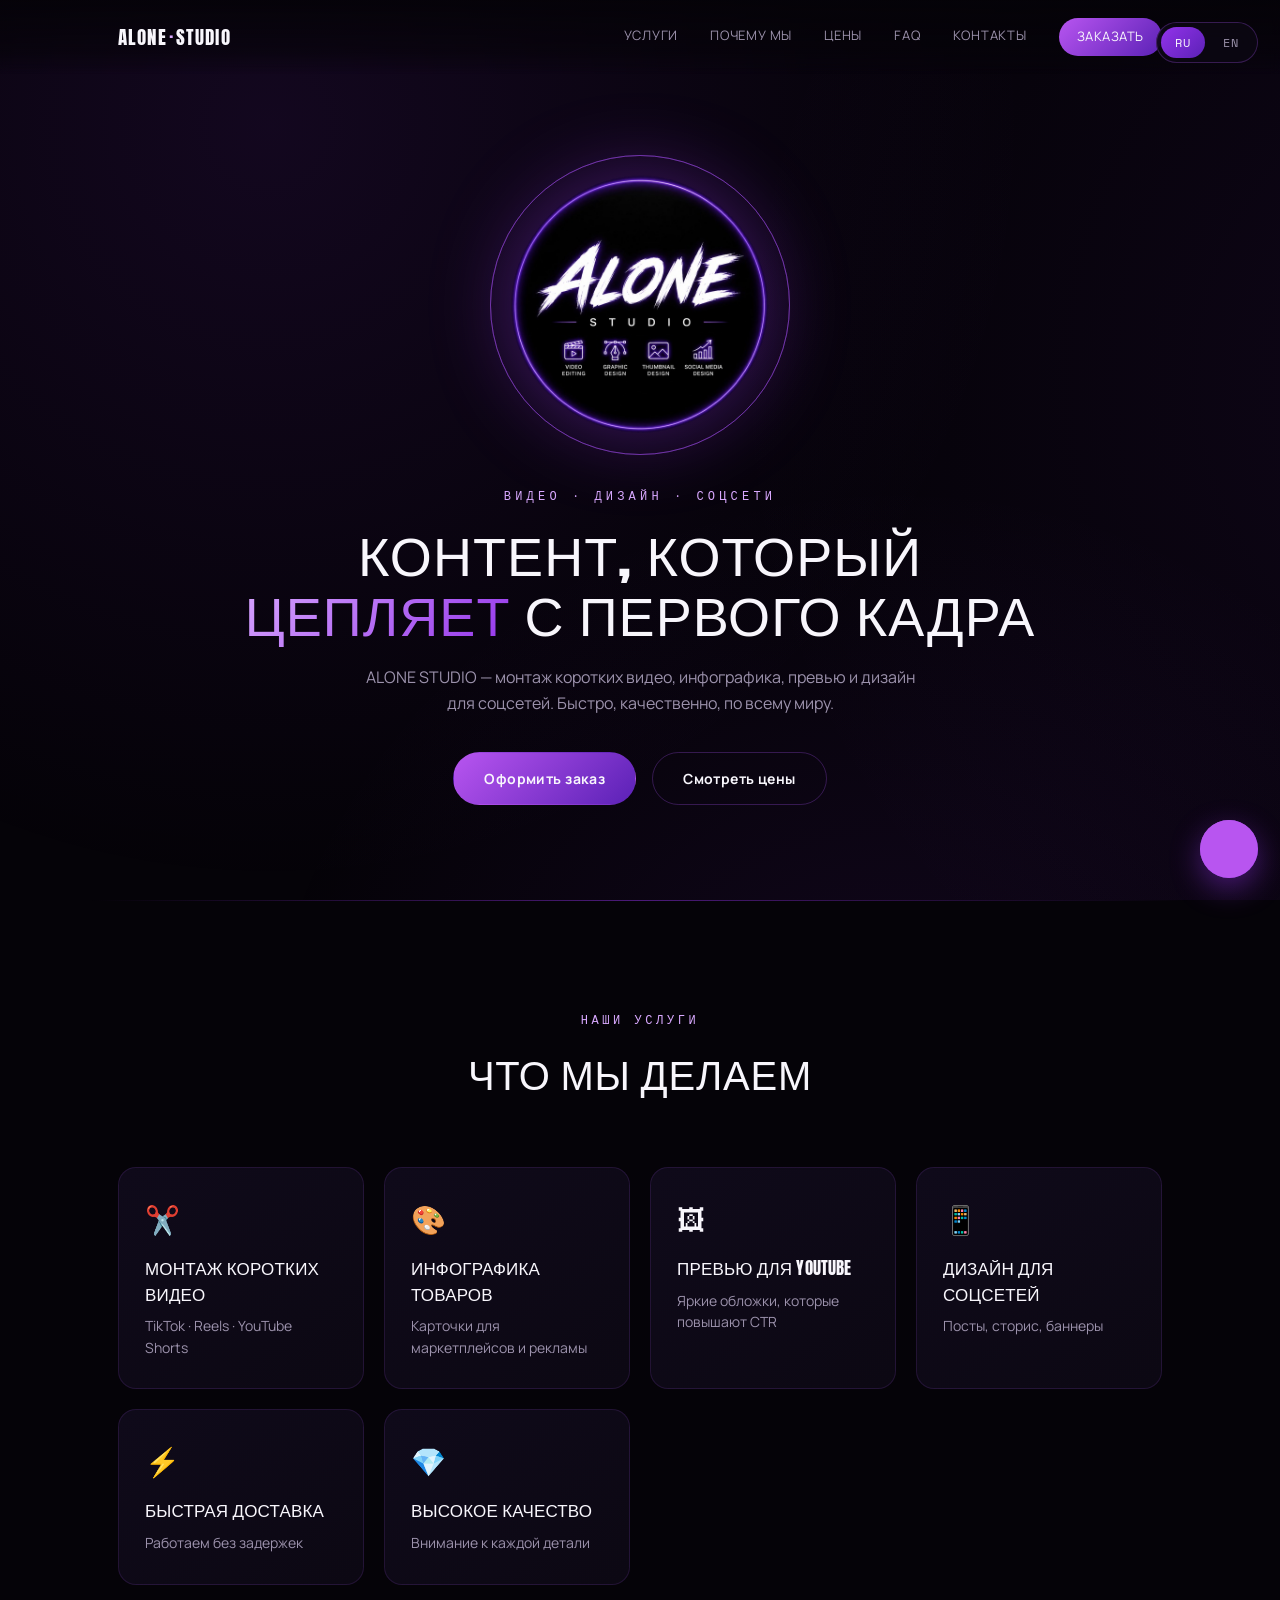
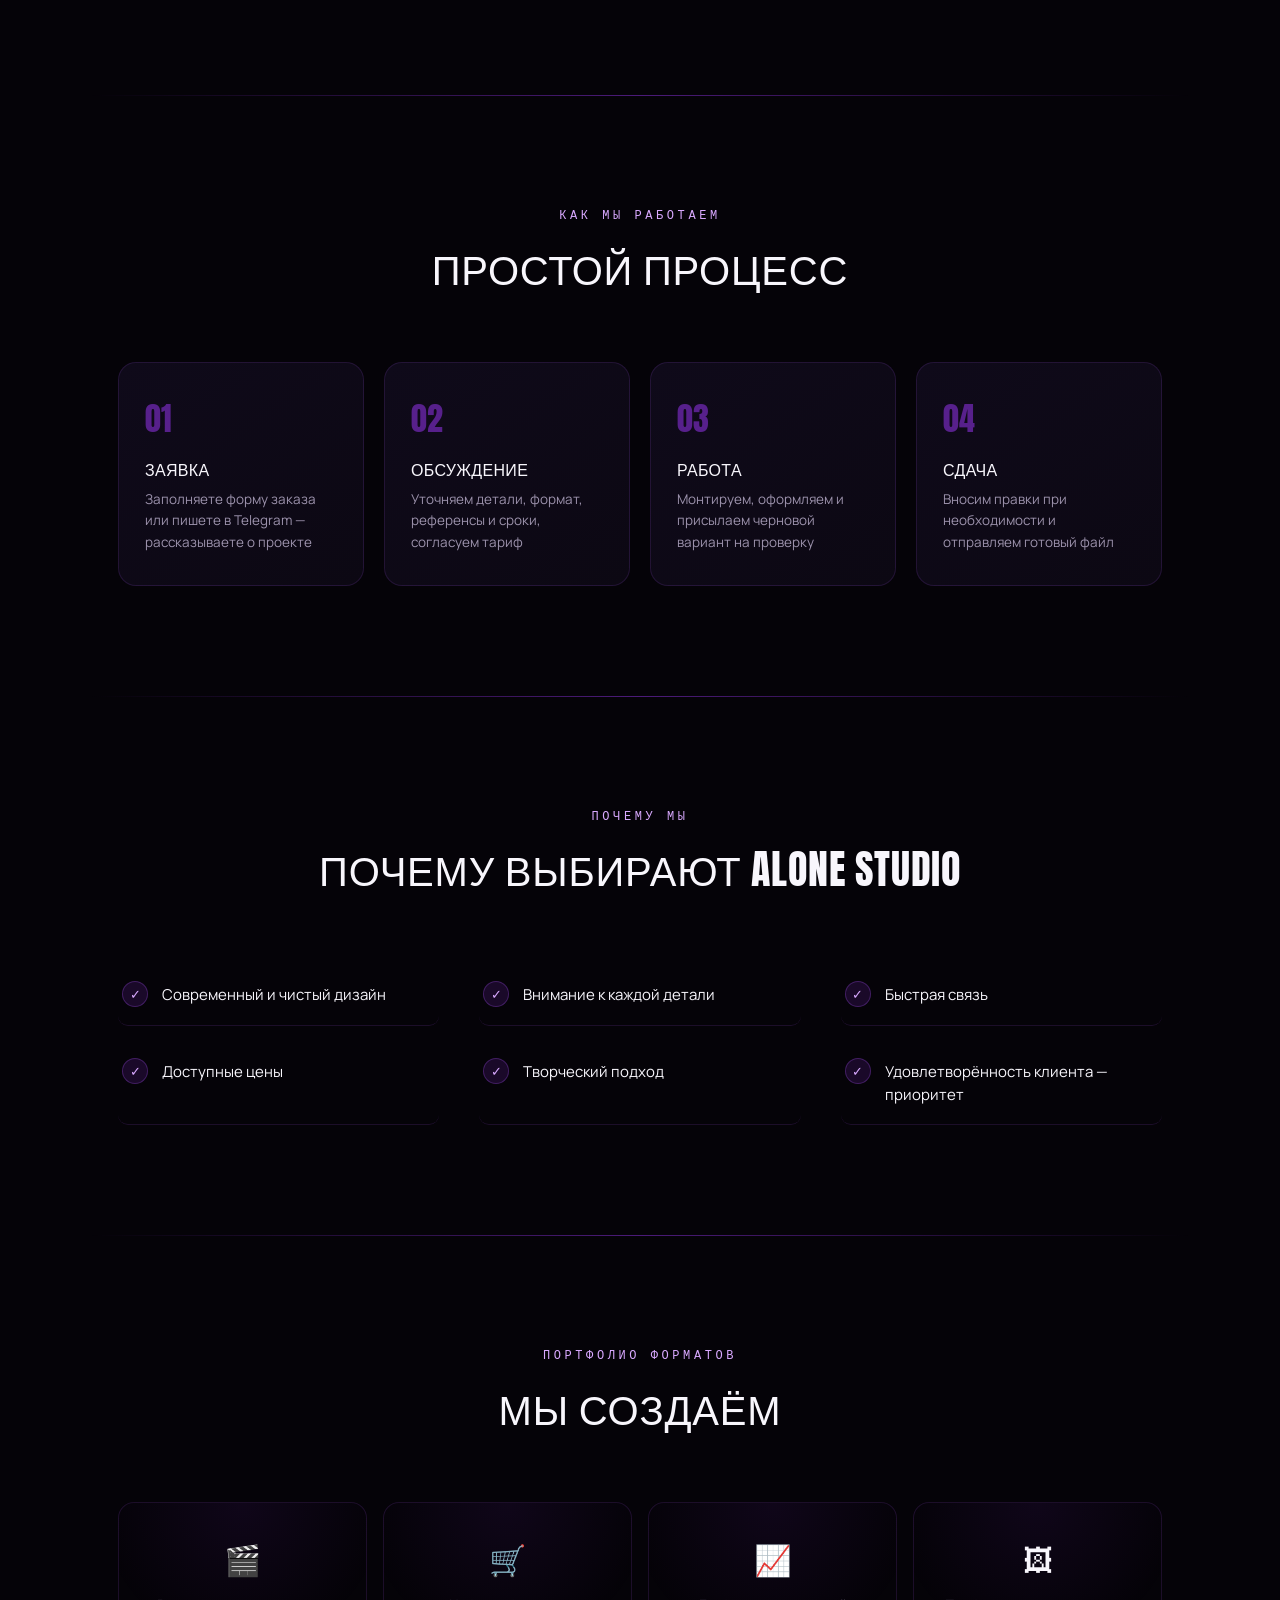
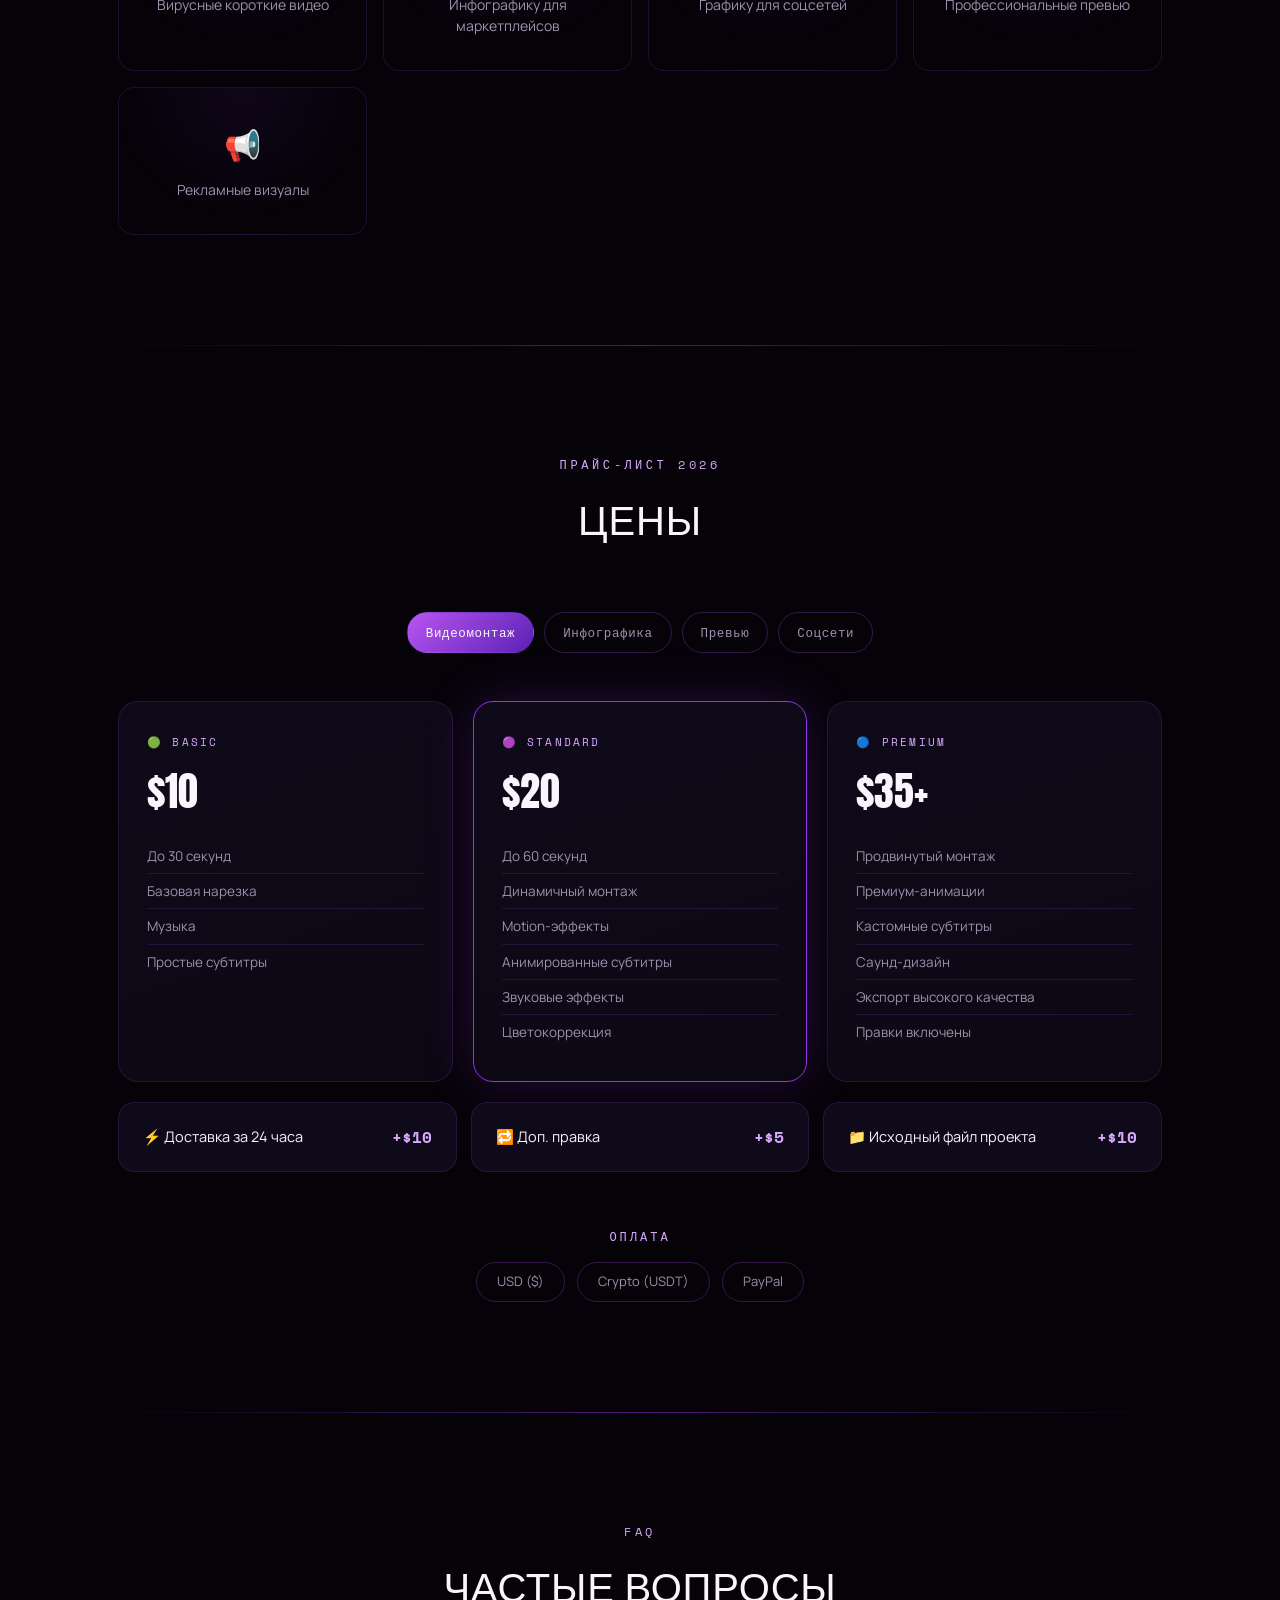
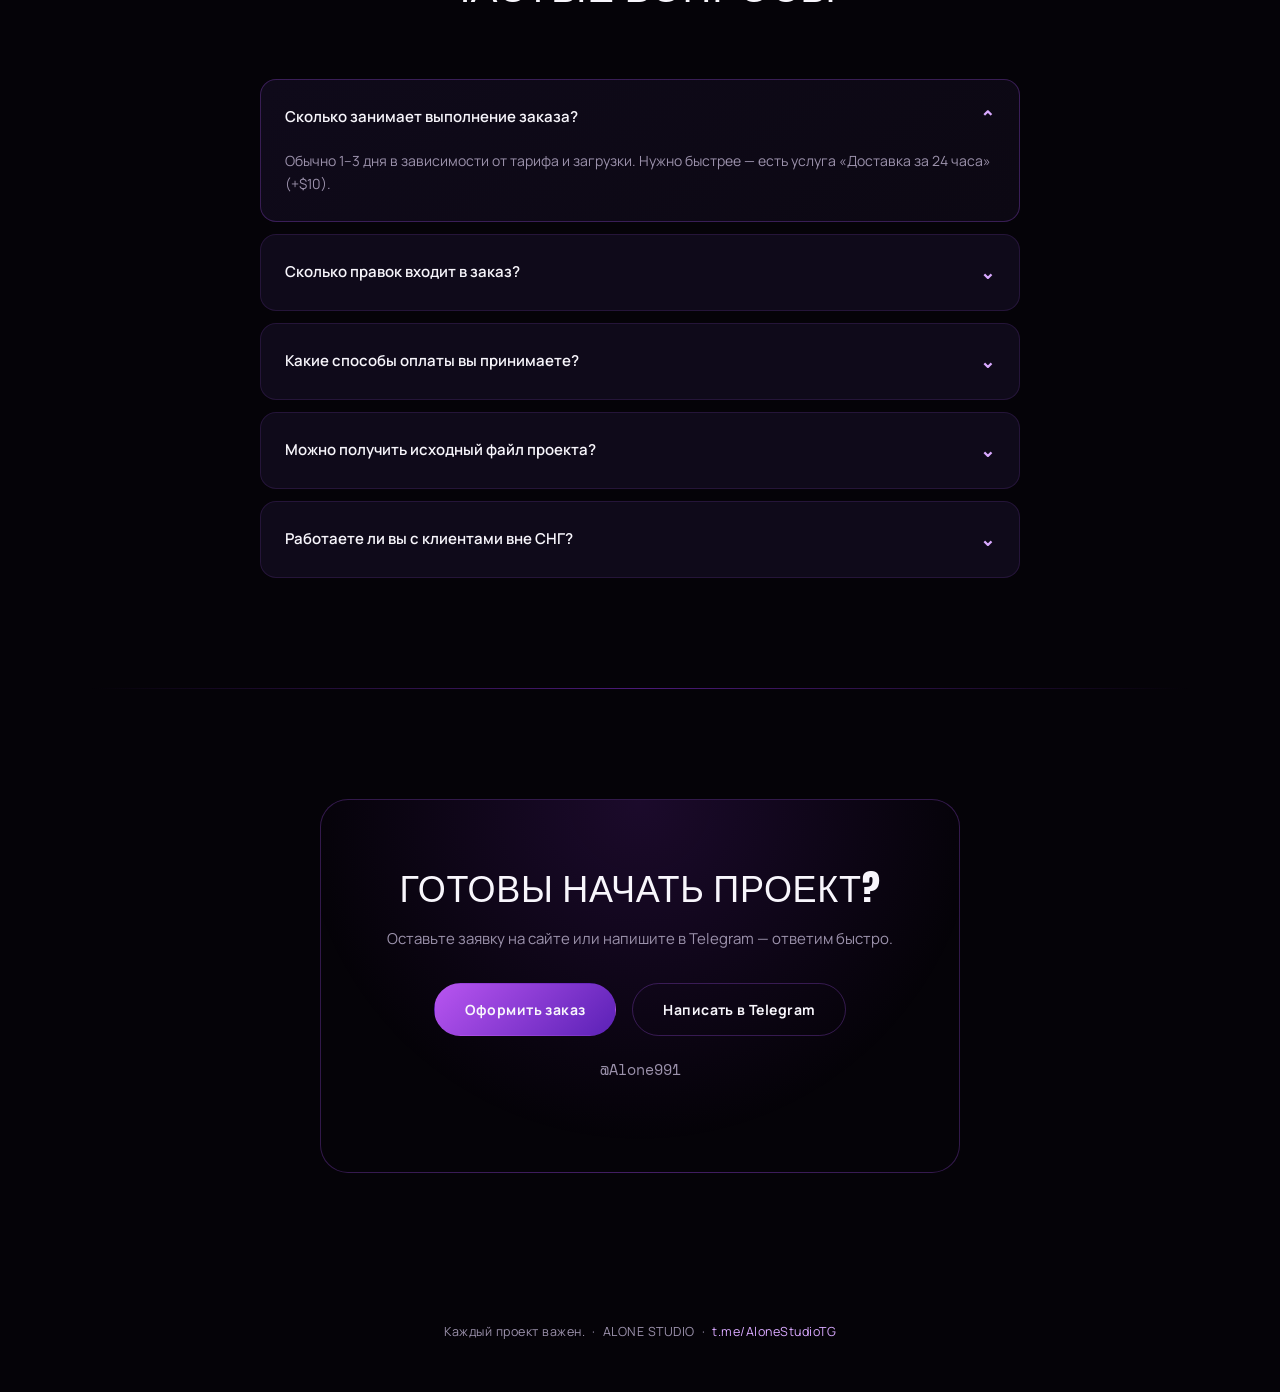
<file: index.html>
<!DOCTYPE html>
<html lang="ru">
<head>
<meta charset="UTF-8">
<meta name="viewport" content="width=device-width, initial-scale=1.0">
<title>ALONE STUDIO — Video Editing &amp; Design</title>
<meta name="description" content="ALONE STUDIO — short-form video editing, infographics, thumbnails and social media design. Fast, high quality, worldwide.">
<link rel="icon" type="image/png" href="logo.png">
<meta property="og:title" content="ALONE STUDIO">
<meta property="og:description" content="Content that grabs attention from frame one. Video editing, infographics, thumbnails & social media design.">
<meta property="og:image" content="logo.png">
<meta property="og:type" content="website">
<link rel="preconnect" href="https://fonts.googleapis.com">
<link href="https://fonts.googleapis.com/css2?family=Anton&family=Manrope:wght@400;500;600;700;800&family=Space+Mono:wght@400;700&display=swap" rel="stylesheet">
<link rel="stylesheet" href="styles.css">
</head>
<body>

<div id="preloader">
  <img src="logo.png" alt="Alone Studio">
  <div class="loader-bar"></div>
</div>

<div class="lang-switch">
  <button id="btn-ru" class="active" onclick="setLang('ru')">RU</button>
  <button id="btn-en" onclick="setLang('en')">EN</button>
</div>

<header>
  <nav class="wrap">
    <a href="index.html" class="brand">ALONE<span>·</span>STUDIO</a>
    <div class="navlinks">
      <a href="#services"><span data-ru>Услуги</span><span data-en>Services</span></a>
      <a href="#why"><span data-ru>Почему мы</span><span data-en>Why us</span></a>
      <a href="#pricing"><span data-ru>Цены</span><span data-en>Pricing</span></a>
      <a href="#faq">FAQ</a>
      <a href="#contact"><span data-ru>Контакты</span><span data-en>Contact</span></a>
      <a href="order.html" class="cta-link"><span data-ru>Заказать</span><span data-en>Order</span></a>
    </div>
    <button class="hamburger" id="hamburgerBtn" onclick="toggleMenu()" aria-label="Menu">
      <span></span><span></span><span></span>
    </button>
  </nav>
</header>

<div class="mobile-menu" id="mobileMenu">
  <a href="#services"><span data-ru>Услуги</span><span data-en>Services</span></a>
  <a href="#why"><span data-ru>Почему мы</span><span data-en>Why us</span></a>
  <a href="#pricing"><span data-ru>Цены</span><span data-en>Pricing</span></a>
  <a href="#faq">FAQ</a>
  <a href="#contact"><span data-ru>Контакты</span><span data-en>Contact</span></a>
  <a href="order.html"><span data-ru>Заказать</span><span data-en>Order</span></a>
</div>

<!-- HERO -->
<section class="hero">
  <div class="ring-wrap">
    <div class="pulse-ring r1"></div>
    <div class="pulse-ring r2"></div>
    <div class="pulse-ring r3"></div>
    <img src="logo.png" alt="Alone Studio logo">
  </div>
  <span class="eyebrow"><span data-ru>Видео · Дизайн · Соцсети</span><span data-en>Video · Design · Social</span></span>
  <h1>
    <span data-ru>Контент, который <em>цепляет</em> с первого кадра</span>
    <span data-en>Content that <em>grabs attention</em> from frame one</span>
  </h1>
  <p>
    <span data-ru>ALONE STUDIO — монтаж коротких видео, инфографика, превью и дизайн для соцсетей. Быстро, качественно, по всему миру.</span>
    <span data-en>ALONE STUDIO creates short-form video edits, infographics, thumbnails and social media design. Fast delivery, premium quality, worldwide.</span>
  </p>
  <div class="cta-row">
    <a class="btn btn-primary" href="order.html">
      <span data-ru>Оформить заказ</span><span data-en>Place an order</span>
    </a>
    <a class="btn btn-ghost" href="#pricing">
      <span data-ru>Смотреть цены</span><span data-en>View pricing</span>
    </a>
  </div>
</section>

<div class="divider"></div>

<!-- SERVICES -->
<section id="services">
  <div class="wrap">
    <div class="section-head reveal">
      <span class="tag"><span data-ru>Наши услуги</span><span data-en>Our Services</span></span>
      <h2><span data-ru>Что мы делаем</span><span data-en>What we do</span></h2>
    </div>
    <div class="grid-services reveal-stagger">
      <div class="card">
        <span class="icon">✂️</span>
        <h3><span data-ru>Монтаж коротких видео</span><span data-en>Short-form Video Editing</span></h3>
        <p><span data-ru>TikTok · Reels · YouTube Shorts</span><span data-en>TikTok · Reels · YouTube Shorts</span></p>
      </div>
      <div class="card">
        <span class="icon">🎨</span>
        <h3><span data-ru>Инфографика товаров</span><span data-en>Product Infographics</span></h3>
        <p><span data-ru>Карточки для маркетплейсов и рекламы</span><span data-en>Cards for marketplaces and ads</span></p>
      </div>
      <div class="card">
        <span class="icon">🖼</span>
        <h3><span data-ru>Превью для YouTube</span><span data-en>YouTube Thumbnails</span></h3>
        <p><span data-ru>Яркие обложки, которые повышают CTR</span><span data-en>Bold covers that boost click-through</span></p>
      </div>
      <div class="card">
        <span class="icon">📱</span>
        <h3><span data-ru>Дизайн для соцсетей</span><span data-en>Social Media Design</span></h3>
        <p><span data-ru>Посты, сторис, баннеры</span><span data-en>Posts, stories, banners</span></p>
      </div>
      <div class="card">
        <span class="icon">⚡️</span>
        <h3><span data-ru>Быстрая доставка</span><span data-en>Fast Delivery</span></h3>
        <p><span data-ru>Работаем без задержек</span><span data-en>No unnecessary delays</span></p>
      </div>
      <div class="card">
        <span class="icon">💎</span>
        <h3><span data-ru>Высокое качество</span><span data-en>High Quality</span></h3>
        <p><span data-ru>Внимание к каждой детали</span><span data-en>Attention to every detail</span></p>
      </div>
    </div>
  </div>
</section>

<div class="divider"></div>

<!-- PROCESS -->
<section id="process">
  <div class="wrap">
    <div class="section-head reveal">
      <span class="tag"><span data-ru>Как мы работаем</span><span data-en>How We Work</span></span>
      <h2><span data-ru>Простой процесс</span><span data-en>A simple process</span></h2>
    </div>
    <div class="process-grid reveal-stagger">
      <div class="process-item">
        <span class="process-num">01</span>
        <h3><span data-ru>Заявка</span><span data-en>Request</span></h3>
        <p><span data-ru>Заполняете форму заказа или пишете в Telegram — рассказываете о проекте</span><span data-en>Fill out the order form or message us on Telegram — tell us about the project</span></p>
      </div>
      <div class="process-item">
        <span class="process-num">02</span>
        <h3><span data-ru>Обсуждение</span><span data-en>Discussion</span></h3>
        <p><span data-ru>Уточняем детали, формат, референсы и сроки, согласуем тариф</span><span data-en>We clarify details, format, references and deadlines, agree on a tier</span></p>
      </div>
      <div class="process-item">
        <span class="process-num">03</span>
        <h3><span data-ru>Работа</span><span data-en>Production</span></h3>
        <p><span data-ru>Монтируем, оформляем и присылаем черновой вариант на проверку</span><span data-en>We edit, design and send a draft version for review</span></p>
      </div>
      <div class="process-item">
        <span class="process-num">04</span>
        <h3><span data-ru>Сдача</span><span data-en>Delivery</span></h3>
        <p><span data-ru>Вносим правки при необходимости и отправляем готовый файл</span><span data-en>We apply revisions if needed and send the final file</span></p>
      </div>
    </div>
  </div>
</section>

<div class="divider"></div>

<!-- WHY US -->
<section id="why">
  <div class="wrap">
    <div class="section-head reveal">
      <span class="tag"><span data-ru>Почему мы</span><span data-en>Why Us</span></span>
      <h2><span data-ru>Почему выбирают ALONE STUDIO</span><span data-en>Why choose ALONE STUDIO?</span></h2>
    </div>
    <div class="why-grid reveal-stagger">
      <div class="why-item"><span class="check">✓</span><p><span data-ru>Современный и чистый дизайн</span><span data-en>Modern & clean design</span></p></div>
      <div class="why-item"><span class="check">✓</span><p><span data-ru>Внимание к каждой детали</span><span data-en>Attention to every detail</span></p></div>
      <div class="why-item"><span class="check">✓</span><p><span data-ru>Быстрая связь</span><span data-en>Fast communication</span></p></div>
      <div class="why-item"><span class="check">✓</span><p><span data-ru>Доступные цены</span><span data-en>Affordable prices</span></p></div>
      <div class="why-item"><span class="check">✓</span><p><span data-ru>Творческий подход</span><span data-en>Creative approach</span></p></div>
      <div class="why-item"><span class="check">✓</span><p><span data-ru>Удовлетворённость клиента — приоритет</span><span data-en>Customer satisfaction first</span></p></div>
    </div>
  </div>
</section>

<div class="divider"></div>

<!-- WE CREATE -->
<section id="create">
  <div class="wrap">
    <div class="section-head reveal">
      <span class="tag"><span data-ru>Портфолио форматов</span><span data-en>What We Create</span></span>
      <h2><span data-ru>Мы создаём</span><span data-en>We create</span></h2>
    </div>
    <div class="create-grid reveal-stagger">
      <div class="create-item"><span class="icon">🎬</span><p><span data-ru>Вирусные короткие видео</span><span data-en>Viral short videos</span></p></div>
      <div class="create-item"><span class="icon">🛒</span><p><span data-ru>Инфографику для маркетплейсов</span><span data-en>Marketplace infographics</span></p></div>
      <div class="create-item"><span class="icon">📈</span><p><span data-ru>Графику для соцсетей</span><span data-en>Social media graphics</span></p></div>
      <div class="create-item"><span class="icon">🖼</span><p><span data-ru>Профессиональные превью</span><span data-en>Professional thumbnails</span></p></div>
      <div class="create-item"><span class="icon">📢</span><p><span data-ru>Рекламные визуалы</span><span data-en>Promotional visuals</span></p></div>
    </div>
  </div>
</section>

<div class="divider"></div>

<!-- PRICING -->
<section id="pricing">
  <div class="wrap">
    <div class="section-head reveal">
      <span class="tag mono"><span data-ru>Прайс-лист 2026</span><span data-en>Price List 2026</span></span>
      <h2><span data-ru>Цены</span><span data-en>Pricing</span></h2>
    </div>

    <div class="price-tabs reveal">
      <button class="price-tab active" onclick="showPanel('video', this)"><span data-ru>Видеомонтаж</span><span data-en>Video Editing</span></button>
      <button class="price-tab" onclick="showPanel('info', this)"><span data-ru>Инфографика</span><span data-en>Infographics</span></button>
      <button class="price-tab" onclick="showPanel('thumb', this)"><span data-ru>Превью</span><span data-en>Thumbnails</span></button>
      <button class="price-tab" onclick="showPanel('social', this)"><span data-ru>Соцсети</span><span data-en>Social Media</span></button>
    </div>

    <!-- VIDEO -->
    <div class="price-panel active" id="panel-video">
      <div class="price-grid reveal-stagger">
        <div class="price-card">
          <span class="tier">🟢 Basic</span>
          <span class="amount">$10</span>
          <ul>
            <li><span data-ru>До 30 секунд</span><span data-en>Up to 30 sec</span></li>
            <li><span data-ru>Базовая нарезка</span><span data-en>Basic cuts</span></li>
            <li><span data-ru>Музыка</span><span data-en>Music</span></li>
            <li><span data-ru>Простые субтитры</span><span data-en>Simple subtitles</span></li>
          </ul>
        </div>
        <div class="price-card featured">
          <span class="tier">🟣 Standard</span>
          <span class="amount">$20</span>
          <ul>
            <li><span data-ru>До 60 секунд</span><span data-en>Up to 60 sec</span></li>
            <li><span data-ru>Динамичный монтаж</span><span data-en>Dynamic editing</span></li>
            <li><span data-ru>Motion-эффекты</span><span data-en>Motion effects</span></li>
            <li><span data-ru>Анимированные субтитры</span><span data-en>Animated subtitles</span></li>
            <li><span data-ru>Звуковые эффекты</span><span data-en>Sound effects</span></li>
            <li><span data-ru>Цветокоррекция</span><span data-en>Color correction</span></li>
          </ul>
        </div>
        <div class="price-card">
          <span class="tier">🔵 Premium</span>
          <span class="amount">$35+</span>
          <ul>
            <li><span data-ru>Продвинутый монтаж</span><span data-en>Advanced editing</span></li>
            <li><span data-ru>Премиум-анимации</span><span data-en>Premium animations</span></li>
            <li><span data-ru>Кастомные субтитры</span><span data-en>Custom captions</span></li>
            <li><span data-ru>Саунд-дизайн</span><span data-en>Sound design</span></li>
            <li><span data-ru>Экспорт высокого качества</span><span data-en>High-quality export</span></li>
            <li><span data-ru>Правки включены</span><span data-en>Revisions included</span></li>
          </ul>
        </div>
      </div>
    </div>

    <!-- INFOGRAPHICS -->
    <div class="price-panel" id="panel-info">
      <div class="simple-price-grid">
        <div class="simple-price"><span class="label">🟢 <span data-ru>1 изображение</span><span data-en>1 Image</span></span><span class="value">$10</span></div>
        <div class="simple-price"><span class="label">🟣 <span data-ru>3 изображения</span><span data-en>3 Images</span></span><span class="value">$25</span></div>
        <div class="simple-price"><span class="label">🔵 <span data-ru>5 изображений</span><span data-en>5 Images</span></span><span class="value">$40</span></div>
      </div>
    </div>

    <!-- THUMBNAILS -->
    <div class="price-panel" id="panel-thumb">
      <div class="simple-price-grid">
        <div class="simple-price"><span class="label"><span data-ru>Базовое</span><span data-en>Basic</span></span><span class="value">$8</span></div>
        <div class="simple-price"><span class="label"><span data-ru>Премиум</span><span data-en>Premium</span></span><span class="value">$15</span></div>
      </div>
    </div>

    <!-- SOCIAL -->
    <div class="price-panel" id="panel-social">
      <div class="simple-price-grid">
        <div class="simple-price"><span class="label"><span data-ru>Пост в Instagram</span><span data-en>Instagram Post</span></span><span class="value">$8</span></div>
        <div class="simple-price"><span class="label"><span data-ru>Дизайн сторис</span><span data-en>Story Design</span></span><span class="value">$6</span></div>
        <div class="simple-price"><span class="label"><span data-ru>Баннер</span><span data-en>Banner</span></span><span class="value"><span data-ru>от $15</span><span data-en>from $15</span></span></div>
      </div>
    </div>

    <div class="extras reveal">
      <div class="simple-price"><span class="label">⚡️ <span data-ru>Доставка за 24 часа</span><span data-en>24-hour delivery</span></span><span class="value">+$10</span></div>
      <div class="simple-price"><span class="label">🔁 <span data-ru>Доп. правка</span><span data-en>Additional revision</span></span><span class="value">+$5</span></div>
      <div class="simple-price"><span class="label">📁 <span data-ru>Исходный файл проекта</span><span data-en>Source project file</span></span><span class="value">+$10</span></div>
    </div>

    <div class="payment-row reveal">
      <span class="tag"><span data-ru>Оплата</span><span data-en>Payment</span></span>
      <div class="pay-pills">
        <span>USD ($)</span>
        <span>Crypto (USDT)</span>
        <span>PayPal</span>
      </div>
    </div>
  </div>
</section>

<div class="divider"></div>

<!-- FAQ -->
<section id="faq">
  <div class="wrap">
    <div class="section-head reveal">
      <span class="tag">FAQ</span>
      <h2><span data-ru>Частые вопросы</span><span data-en>Frequently Asked</span></h2>
    </div>
    <div class="faq-list reveal">
      <details class="faq-item" open>
        <summary>
          <span data-ru>Сколько занимает выполнение заказа?</span><span data-en>How long does an order take?</span>
          <span class="faq-arrow">⌄</span>
        </summary>
        <p><span data-ru>Обычно 1–3 дня в зависимости от тарифа и загрузки. Нужно быстрее — есть услуга «Доставка за 24 часа» (+$10).</span><span data-en>Usually 1–3 days depending on the tier and workload. Need it faster — a 24-hour delivery add-on is available (+$10).</span></p>
      </details>
      <details class="faq-item">
        <summary>
          <span data-ru>Сколько правок входит в заказ?</span><span data-en>How many revisions are included?</span>
          <span class="faq-arrow">⌄</span>
        </summary>
        <p><span data-ru>Базовые правки включены в тариф Premium. На остальных тарифах доступна дополнительная правка за $5.</span><span data-en>Basic revisions are included with the Premium tier. On other tiers an extra revision is available for $5.</span></p>
      </details>
      <details class="faq-item">
        <summary>
          <span data-ru>Какие способы оплаты вы принимаете?</span><span data-en>What payment methods do you accept?</span>
          <span class="faq-arrow">⌄</span>
        </summary>
        <p><span data-ru>USD, крипта (USDT) и PayPal, если доступен в вашей стране.</span><span data-en>USD, crypto (USDT), and PayPal where available.</span></p>
      </details>
      <details class="faq-item">
        <summary>
          <span data-ru>Можно получить исходный файл проекта?</span><span data-en>Can I get the source project file?</span>
          <span class="faq-arrow">⌄</span>
        </summary>
        <p><span data-ru>Да, это дополнительная услуга за $10 — просто укажите это в заявке.</span><span data-en>Yes, it's an add-on for $10 — just mention it in your order request.</span></p>
      </details>
      <details class="faq-item">
        <summary>
          <span data-ru>Работаете ли вы с клиентами вне СНГ?</span><span data-en>Do you work with clients outside the CIS?</span>
          <span class="faq-arrow">⌄</span>
        </summary>
        <p><span data-ru>Да, мы работаем по всему миру и общаемся на русском и английском.</span><span data-en>Yes, we work worldwide and communicate in Russian and English.</span></p>
      </details>
    </div>
  </div>
</section>

<div class="divider"></div>

<!-- CONTACT -->
<section id="contact" class="contact">
  <div class="wrap">
    <div class="contact-box reveal">
      <h2><span data-ru>Готовы начать проект?</span><span data-en>Ready to start a project?</span></h2>
      <p><span data-ru>Оставьте заявку на сайте или напишите в Telegram — ответим быстро.</span><span data-en>Submit a request on the site or message us on Telegram — we reply fast.</span></p>
      <div class="cta-row">
        <a class="btn btn-primary" href="order.html">
          <span data-ru>Оформить заказ</span><span data-en>Place an order</span>
        </a>
        <a class="btn btn-ghost" href="https://t.me/Alone991" target="_blank" rel="noopener">
          <span data-ru>Написать в Telegram</span><span data-en>Message on Telegram</span>
        </a>
      </div>
      <p style="margin-top:22px;" class="telegram-handle">@Alone991</p>
    </div>
  </div>
</section>

<footer>
  <span data-ru>Каждый проект важен.</span><span data-en>Every project matters.</span>
  &nbsp;·&nbsp; ALONE STUDIO &nbsp;·&nbsp;
  <a href="https://t.me/AloneStudioTG" target="_blank" rel="noopener">t.me/AloneStudioTG</a>
</footer>

<a href="https://t.me/Alone991" target="_blank" rel="noopener" class="float-tg" aria-label="Telegram">
  <span class="float-tg-ping"></span>
  <svg width="26" height="26" viewBox="0 0 24 24" fill="none"><path d="M21.5 3.5L2.5 11l6 2.2m13-9.7L16 20.5l-7.5-7.3m13-9.7L8.5 13.2" stroke="white" stroke-width="1.8" stroke-linecap="round" stroke-linejoin="round"/></svg>
</a>

<script src="script.js"></script>
</body>
</html>
</file>
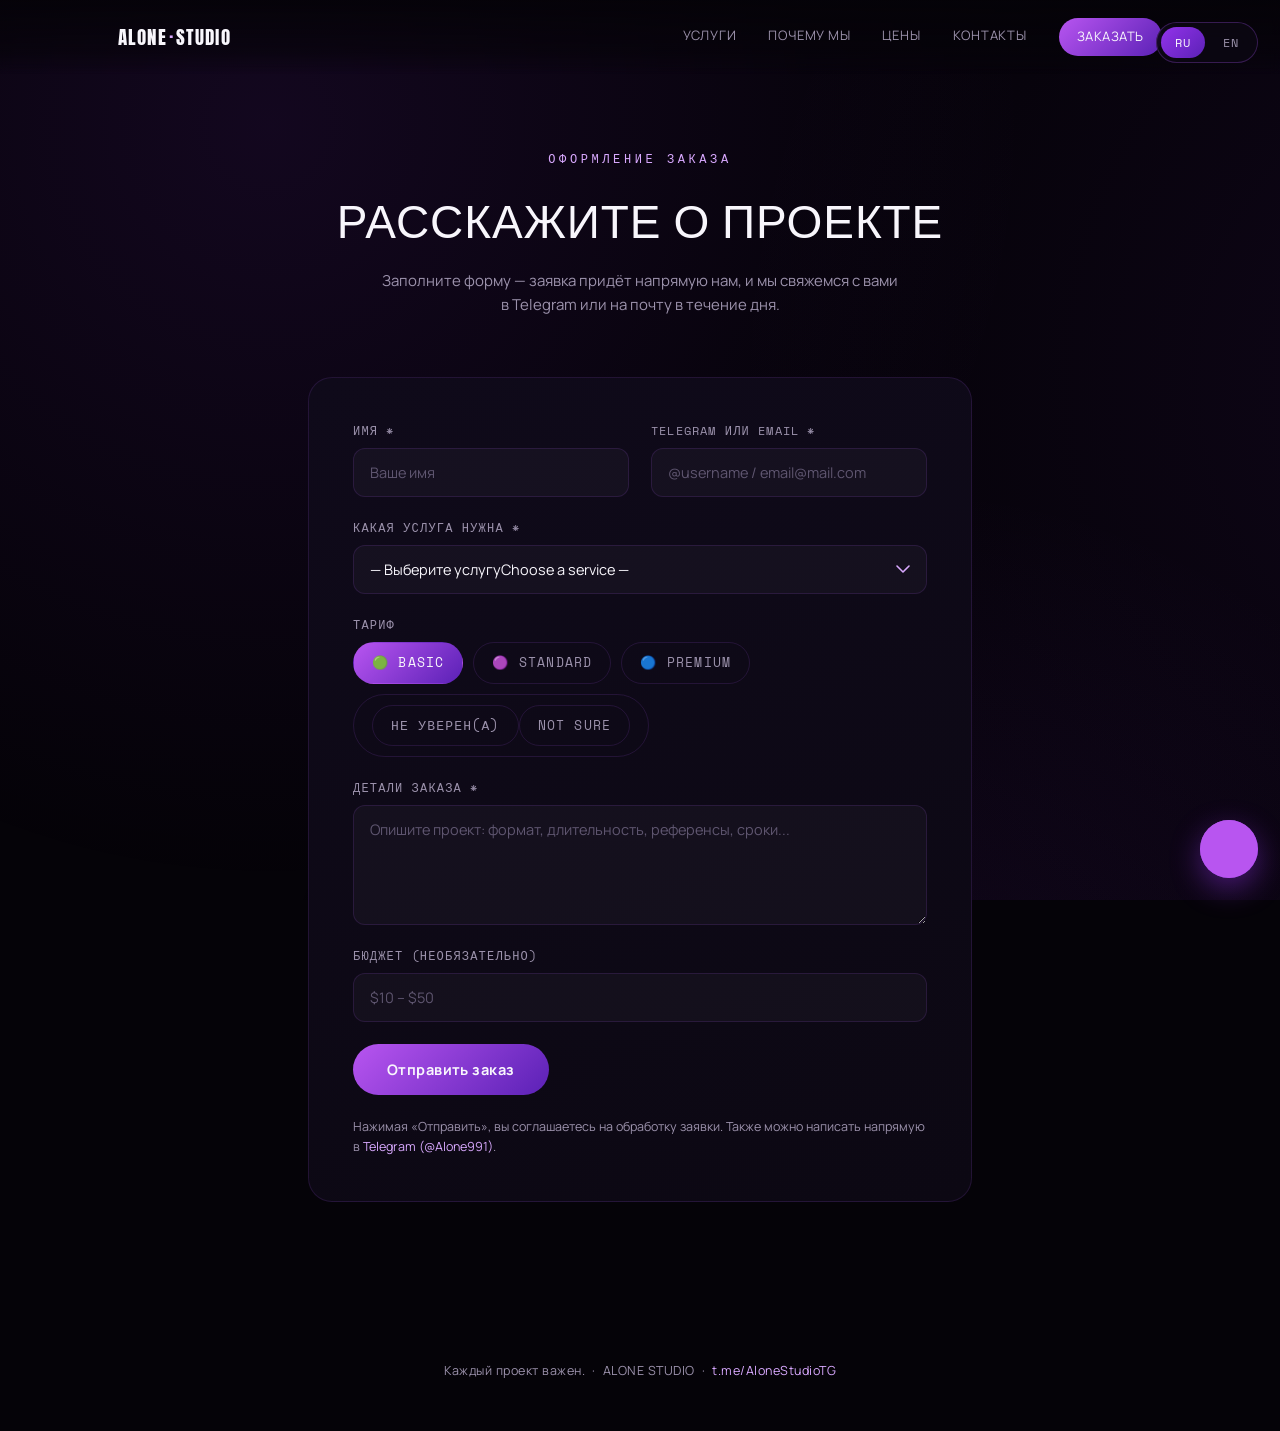
<file: order.html>
<!DOCTYPE html>
<html lang="ru">
<head>
<meta charset="UTF-8">
<meta name="viewport" content="width=device-width, initial-scale=1.0">
<title>Заказать — ALONE STUDIO</title>
<meta name="description" content="Оформите заказ на видеомонтаж, инфографику, превью или дизайн для соцсетей — ALONE STUDIO.">
<link rel="icon" type="image/png" href="logo.png">
<meta property="og:title" content="Заказать — ALONE STUDIO">
<meta property="og:description" content="Оформите заказ на видеомонтаж, инфографику, превью или дизайн для соцсетей.">
<meta property="og:image" content="logo.png">
<meta property="og:type" content="website">
<link rel="preconnect" href="https://fonts.googleapis.com">
<link href="https://fonts.googleapis.com/css2?family=Anton&family=Manrope:wght@400;500;600;700;800&family=Space+Mono:wght@400;700&display=swap" rel="stylesheet">
<link rel="stylesheet" href="styles.css">
</head>
<body>

<div id="preloader">
  <img src="logo.png" alt="Alone Studio">
  <div class="loader-bar"></div>
</div>

<div class="lang-switch">
  <button id="btn-ru" class="active" onclick="setLang('ru')">RU</button>
  <button id="btn-en" onclick="setLang('en')">EN</button>
</div>

<header>
  <nav class="wrap">
    <a href="index.html" class="brand">ALONE<span>·</span>STUDIO</a>
    <div class="navlinks">
      <a href="index.html#services"><span data-ru>Услуги</span><span data-en>Services</span></a>
      <a href="index.html#why"><span data-ru>Почему мы</span><span data-en>Why us</span></a>
      <a href="index.html#pricing"><span data-ru>Цены</span><span data-en>Pricing</span></a>
      <a href="index.html#contact"><span data-ru>Контакты</span><span data-en>Contact</span></a>
      <a href="order.html" class="cta-link"><span data-ru>Заказать</span><span data-en>Order</span></a>
    </div>
    <button class="hamburger" id="hamburgerBtn" onclick="toggleMenu()" aria-label="Menu">
      <span></span><span></span><span></span>
    </button>
  </nav>
</header>

<div class="mobile-menu" id="mobileMenu">
  <a href="index.html#services"><span data-ru>Услуги</span><span data-en>Services</span></a>
  <a href="index.html#why"><span data-ru>Почему мы</span><span data-en>Why us</span></a>
  <a href="index.html#pricing"><span data-ru>Цены</span><span data-en>Pricing</span></a>
  <a href="index.html#contact"><span data-ru>Контакты</span><span data-en>Contact</span></a>
  <a href="order.html"><span data-ru>Заказать</span><span data-en>Order</span></a>
</div>

<section class="order-hero reveal">
  <span class="tag"><span data-ru>Оформление заказа</span><span data-en>Place An Order</span></span>
  <h1><span data-ru>Расскажите о проекте</span><span data-en>Tell us about your project</span></h1>
  <p><span data-ru>Заполните форму — заявка придёт напрямую нам, и мы свяжемся с вами в Telegram или на почту в течение дня.</span><span data-en>Fill out the form and it goes straight to us — we'll reach out on Telegram or email within a day.</span></p>
</section>

<div class="order-wrap">

  <form id="orderForm" class="order-form reveal"
        action="https://formsubmit.co/ajax/agggsan2@gmail.com" method="POST">

    <!-- FormSubmit config -->
    <input type="hidden" name="_subject" value="🆕 Новый заказ — ALONE STUDIO">
    <input type="hidden" name="_template" value="table">
    <input type="hidden" name="_captcha" value="false">
    <input type="text" name="_honey" style="display:none" tabindex="-1" autocomplete="off">

    <div class="field-row">
      <div class="field">
        <label><span data-ru>Имя</span><span data-en>Name</span> *</label>
        <input type="text" name="Имя" required placeholder="Ваше имя">
      </div>
      <div class="field">
        <label><span data-ru>Telegram или Email</span><span data-en>Telegram or Email</span> *</label>
        <input type="text" name="Контакт" required placeholder="@username / email@mail.com">
      </div>
    </div>

    <div class="field">
      <label><span data-ru>Какая услуга нужна</span><span data-en>Service needed</span> *</label>
      <select name="Услуга" required>
        <option value="" disabled selected data-ru="Выберите услугу" data-en="Choose a service">— <span data-ru>Выберите услугу</span><span data-en>Choose a service</span> —</option>
        <option value="Монтаж коротких видео / Short-form Video Editing">🎬 <span data-ru>Монтаж коротких видео</span></option>
        <option value="Инфографика товаров / Product Infographics">🎨 Инфографика товаров</option>
        <option value="Превью для YouTube / YouTube Thumbnails">🖼 Превью для YouTube</option>
        <option value="Дизайн для соцсетей / Social Media Design">📱 Дизайн для соцсетей</option>
        <option value="Другое / Other">💬 Другое</option>
      </select>
    </div>

    <div class="field">
      <label><span data-ru>Тариф</span><span data-en>Tier</span></label>
      <div class="radio-group">
        <label class="radio-pill">
          <input type="radio" name="Тариф" value="Basic" checked>
          <span>🟢 Basic</span>
        </label>
        <label class="radio-pill">
          <input type="radio" name="Тариф" value="Standard">
          <span>🟣 Standard</span>
        </label>
        <label class="radio-pill">
          <input type="radio" name="Тариф" value="Premium">
          <span>🔵 Premium</span>
        </label>
        <label class="radio-pill">
          <input type="radio" name="Тариф" value="Не уверен(а) / Not sure">
          <span><span data-ru>Не уверен(а)</span><span data-en>Not sure</span></span>
        </label>
      </div>
    </div>

    <div class="field">
      <label><span data-ru>Детали заказа</span><span data-en>Project details</span> *</label>
      <textarea name="Детали" required placeholder="Опишите проект: формат, длительность, референсы, сроки..."></textarea>
    </div>

    <div class="field">
      <label><span data-ru>Бюджет (необязательно)</span><span data-en>Budget (optional)</span></label>
      <input type="text" name="Бюджет" placeholder="$10 – $50">
    </div>

    <button type="submit" class="submit-btn" id="submitBtn">
      <span class="spinner"></span>
      <span class="btn-label"><span data-ru>Отправить заказ</span><span data-en>Send order</span></span>
    </button>

    <p class="form-note">
      <span data-ru>Нажимая «Отправить», вы соглашаетесь на обработку заявки. Также можно написать напрямую в</span>
      <span data-en>By submitting, you agree we can process this request. You can also reach us directly on</span>
      <a href="https://t.me/Alone991" target="_blank" rel="noopener">Telegram (@Alone991)</a>.
    </p>
  </form>

  <div class="form-status" id="formStatus">
    <div class="check-circle">✓</div>
    <h3><span data-ru>Заявка отправлена!</span><span data-en>Order sent!</span></h3>
    <p><span data-ru>Спасибо! Мы получили детали проекта и скоро свяжемся с вами.</span><span data-en>Thanks! We've received your project details and will be in touch soon.</span></p>
  </div>

</div>

<footer>
  <span data-ru>Каждый проект важен.</span><span data-en>Every project matters.</span>
  &nbsp;·&nbsp; ALONE STUDIO &nbsp;·&nbsp;
  <a href="https://t.me/AloneStudioTG" target="_blank" rel="noopener">t.me/AloneStudioTG</a>
</footer>

<a href="https://t.me/Alone991" target="_blank" rel="noopener" class="float-tg" aria-label="Telegram">
  <span class="float-tg-ping"></span>
  <svg width="26" height="26" viewBox="0 0 24 24" fill="none"><path d="M21.5 3.5L2.5 11l6 2.2m13-9.7L16 20.5l-7.5-7.3m13-9.7L8.5 13.2" stroke="white" stroke-width="1.8" stroke-linecap="round" stroke-linejoin="round"/></svg>
</a>

<script src="script.js"></script>
<script>
document.getElementById('orderForm').addEventListener('submit', async function(e){
  e.preventDefault();
  const form = e.target;
  const btn = document.getElementById('submitBtn');
  btn.classList.add('loading');
  btn.disabled = true;

  try{
    const res = await fetch(form.action, {
      method: 'POST',
      headers: { 'Accept': 'application/json' },
      body: new FormData(form)
    });

    if(res.ok){
      form.style.display = 'none';
      const status = document.getElementById('formStatus');
      status.classList.add('show');
    } else {
      throw new Error('Request failed');
    }
  } catch(err){
    const status = document.getElementById('formStatus');
    status.classList.add('show', 'error');
    status.querySelector('.check-circle').textContent = '!';
    status.querySelector('h3').innerHTML = '<span data-ru>Не получилось отправить</span><span data-en>Something went wrong</span>';
    status.querySelector('p').innerHTML = '<span data-ru>Попробуйте ещё раз или напишите в Telegram напрямую — @Alone991.</span><span data-en>Please try again, or message us directly on Telegram — @Alone991.</span>';
    setLang(document.documentElement.getAttribute('lang') || 'ru');
    btn.classList.remove('loading');
    btn.disabled = false;
  }
});
</script>
</body>
</html>
</file>
<file: styles.css>
/* ============ ALONE STUDIO — shared styles ============ */
:root{
  --bg:#050308;
  --bg-elevated:#0c0813;
  --bg-card:#0f0a1a;
  --violet-deep:#5b21b6;
  --violet:#9333ea;
  --violet-bright:#b855f0;
  --violet-glow:#d9a9ff;
  --white:#f8f6fc;
  --muted:#9c92ac;
  --line:rgba(168,85,247,0.28);
  --line-soft:rgba(168,85,247,0.14);
  --ease:cubic-bezier(.22,.9,.32,1);
}
*{margin:0;padding:0;box-sizing:border-box;}
html{scroll-behavior:smooth;}
body{
  background:var(--bg);
  color:var(--white);
  font-family:'Manrope',sans-serif;
  overflow-x:hidden;
  position:relative;
  -webkit-font-smoothing:antialiased;
  text-rendering:optimizeLegibility;
  line-height:1.5;
}
body::before{
  content:'';
  position:fixed;
  inset:0;
  background:
    radial-gradient(circle at 15% 10%, rgba(147,51,234,0.10), transparent 40%),
    radial-gradient(circle at 85% 30%, rgba(147,51,234,0.08), transparent 45%),
    radial-gradient(circle at 50% 90%, rgba(147,51,234,0.10), transparent 45%);
  background-size:140% 140%;
  animation:bgpan 22s ease-in-out infinite;
  pointer-events:none;
  z-index:0;
}
@keyframes bgpan{
  0%,100%{background-position:0% 0%;}
  50%{background-position:100% 60%;}
}
h1,h2,h3{font-family:'Anton',sans-serif;font-weight:400;letter-spacing:0.02em;text-transform:uppercase;}
.mono{font-family:'Space Mono',monospace;}
.wrap{max-width:1100px;margin:0 auto;padding:0 28px;position:relative;z-index:1;}
a{color:inherit;text-decoration:none;}
img{display:block;max-width:100%;}
button{font-family:inherit;}

::selection{background:var(--violet); color:var(--white);}

/* ---------- preloader ---------- */
#preloader{
  position:fixed; inset:0; z-index:999;
  background:var(--bg);
  display:flex; align-items:center; justify-content:center;
  flex-direction:column;
  gap:22px;
  transition:opacity .6s var(--ease), visibility .6s var(--ease);
}
#preloader.hide{opacity:0; visibility:hidden; pointer-events:none;}
#preloader img{
  width:84px; height:84px; object-fit:contain;
  filter:drop-shadow(0 0 24px rgba(147,51,234,0.55));
  animation:loader-pulse 1.4s ease-in-out infinite;
}
@keyframes loader-pulse{
  0%,100%{transform:scale(0.92); opacity:0.75;}
  50%{transform:scale(1.06); opacity:1;}
}
.loader-bar{
  width:160px; height:2px;
  background:rgba(255,255,255,0.08);
  border-radius:2px;
  overflow:hidden;
}
.loader-bar::after{
  content:'';
  display:block;
  height:100%; width:40%;
  background:linear-gradient(90deg, transparent, var(--violet-glow), transparent);
  animation:loader-sweep 1.1s ease-in-out infinite;
}
@keyframes loader-sweep{
  0%{transform:translateX(-100%);}
  100%{transform:translateX(350%);}
}

/* ---------- lang toggle ---------- */
[data-en]{display:none;}
html[lang="en"] [data-ru]{display:none;}
html[lang="en"] [data-en]{display:inline;}
.lang-switch{
  position:fixed;
  top:22px; right:22px;
  z-index:50;
  display:flex;
  background:rgba(12,8,19,0.8);
  backdrop-filter:blur(10px);
  border:1px solid var(--line);
  border-radius:999px;
  padding:4px;
  gap:4px;
}
.lang-switch button{
  font-family:'Space Mono',monospace;
  font-size:12px;
  letter-spacing:0.08em;
  padding:7px 14px;
  border-radius:999px;
  border:none;
  background:transparent;
  color:var(--muted);
  cursor:pointer;
  transition:all .25s var(--ease);
}
.lang-switch button.active{
  background:linear-gradient(135deg,var(--violet),var(--violet-deep));
  color:var(--white);
}

/* ---------- nav ---------- */
header{
  position:fixed; top:0; left:0; right:0;
  z-index:40;
  padding:18px 0;
  background:linear-gradient(to bottom, rgba(5,3,8,0.92), rgba(5,3,8,0.55) 70%, transparent);
  backdrop-filter:blur(6px);
}
nav.wrap{display:flex; align-items:center; justify-content:space-between;}
.brand{font-family:'Anton',sans-serif; font-size:19px; letter-spacing:0.06em; display:flex; align-items:center; gap:2px;}
.brand span{color:var(--violet-glow);}
.navlinks{display:flex; align-items:center; gap:32px; font-size:13px; letter-spacing:0.06em; text-transform:uppercase; color:var(--muted);}
.navlinks a{transition:color .2s var(--ease); position:relative; padding-bottom:2px;}
.navlinks a::after{
  content:'';
  position:absolute; left:0; bottom:-2px;
  width:0; height:1px;
  background:var(--violet-glow);
  transition:width .3s var(--ease);
}
.navlinks a:hover{color:var(--violet-glow);}
.navlinks a:hover::after{width:100%;}
.navlinks a.cta-link{
  color:var(--white);
  background:linear-gradient(135deg,var(--violet-bright), var(--violet-deep));
  padding:9px 18px;
  border-radius:999px;
  letter-spacing:0.04em;
}
.navlinks a.cta-link::after{display:none;}
.navlinks a.cta-link:hover{transform:translateY(-1px); box-shadow:0 6px 20px rgba(168,85,247,0.4);}

.hamburger{
  display:none;
  flex-direction:column;
  gap:5px;
  background:none; border:none; cursor:pointer;
  padding:8px;
  z-index:60;
}
.hamburger span{
  width:22px; height:2px; background:var(--white); border-radius:2px;
  transition:all .3s var(--ease);
}
.mobile-menu{
  position:fixed; inset:0;
  background:rgba(5,3,8,0.98);
  backdrop-filter:blur(14px);
  z-index:55;
  display:flex; flex-direction:column; align-items:center; justify-content:center;
  gap:28px;
  opacity:0; visibility:hidden; pointer-events:none;
  transition:opacity .35s var(--ease), visibility .35s var(--ease);
}
.mobile-menu.open{opacity:1; visibility:visible; pointer-events:auto;}
.mobile-menu a{font-family:'Anton',sans-serif; font-size:24px; text-transform:uppercase; letter-spacing:0.04em; color:var(--white);}
.mobile-menu a:hover{color:var(--violet-glow);}

@media(max-width:760px){
  .navlinks{display:none;}
  .hamburger{display:flex;}
}

/* ---------- reveal-on-scroll ---------- */
.reveal{
  opacity:0;
  transform:translateY(26px);
  transition:opacity .8s var(--ease), transform .8s var(--ease);
}
.reveal.in{opacity:1; transform:translateY(0);}
.reveal-stagger > *{
  opacity:0; transform:translateY(20px);
  transition:opacity .6s var(--ease), transform .6s var(--ease);
}
.reveal-stagger.in > *{opacity:1; transform:translateY(0);}
.reveal-stagger.in > *:nth-child(1){transition-delay:.02s;}
.reveal-stagger.in > *:nth-child(2){transition-delay:.08s;}
.reveal-stagger.in > *:nth-child(3){transition-delay:.14s;}
.reveal-stagger.in > *:nth-child(4){transition-delay:.20s;}
.reveal-stagger.in > *:nth-child(5){transition-delay:.26s;}
.reveal-stagger.in > *:nth-child(6){transition-delay:.32s;}

@media (prefers-reduced-motion: reduce){
  .reveal, .reveal-stagger > *{opacity:1 !important; transform:none !important; transition:none !important;}
  #preloader img, .loader-bar::after, .pulse-ring{animation:none !important;}
  body::before{animation:none !important;}
}

/* ---------- hero ---------- */
.hero{
  min-height:100svh;
  display:flex; flex-direction:column; align-items:center; justify-content:center;
  text-align:center;
  padding:140px 28px 80px;
  position:relative;
}
.ring-wrap{
  position:relative;
  width:min(300px, 62vw);
  aspect-ratio:1/1;
  margin-bottom:32px;
  display:flex; align-items:center; justify-content:center;
}
.ring-wrap img{
  width:100%; height:100%; object-fit:contain;
  filter:drop-shadow(0 0 40px rgba(147,51,234,0.4));
  animation:float 6s ease-in-out infinite;
  position:relative; z-index:2;
}
@keyframes float{
  0%,100%{transform:translateY(0px);}
  50%{transform:translateY(-10px);}
}
.pulse-ring{
  position:absolute; inset:0;
  border-radius:50%;
  border:1px solid var(--line);
}
.pulse-ring.r1{animation:pulse 3.4s ease-out infinite;}
.pulse-ring.r2{animation:pulse 3.4s ease-out infinite 1.1s;}
.pulse-ring.r3{animation:pulse 3.4s ease-out infinite 2.2s;}
@keyframes pulse{
  0%{transform:scale(0.9); opacity:0.8;}
  100%{transform:scale(1.35); opacity:0;}
}
.eyebrow{
  font-family:'Space Mono',monospace;
  font-size:12px;
  letter-spacing:0.35em;
  text-transform:uppercase;
  color:var(--violet-glow);
  margin-bottom:18px;
}
.hero h1{
  font-size:clamp(30px, 6vw, 54px);
  line-height:1.12;
  max-width:820px;
  margin-bottom:20px;
}
.hero h1 em{
  font-style:normal;
  background:linear-gradient(135deg,var(--violet-glow), var(--violet));
  -webkit-background-clip:text;
  background-clip:text;
  color:transparent;
}
.hero p{
  max-width:560px;
  color:var(--muted);
  font-size:16px;
  line-height:1.65;
  margin-bottom:36px;
}
.cta-row{display:flex; gap:16px; flex-wrap:wrap; justify-content:center;}
.btn{
  display:inline-flex; align-items:center; gap:8px;
  padding:15px 30px;
  border-radius:999px;
  font-size:14px;
  font-weight:700;
  letter-spacing:0.03em;
  transition:transform .3s var(--ease), box-shadow .3s var(--ease), border-color .3s var(--ease), background .3s var(--ease);
  border:1px solid transparent;
  cursor:pointer;
}
.btn-primary{
  background:linear-gradient(135deg,var(--violet-bright), var(--violet-deep));
  color:var(--white);
}
.btn-primary:hover{
  transform:translateY(-3px);
  box-shadow:0 10px 34px rgba(168,85,247,0.5);
}
.btn-ghost{
  border-color:var(--line);
  color:var(--white);
  background:transparent;
}
.btn-ghost:hover{
  border-color:var(--violet-glow);
  background:rgba(147,51,234,0.1);
  transform:translateY(-3px);
}

/* ---------- section shell ---------- */
section{padding:110px 0; position:relative;}
.divider{
  height:1px;
  background:linear-gradient(90deg, transparent, var(--violet), transparent);
  opacity:0.5;
  margin:0 auto;
  max-width:1100px;
}
.section-head{text-align:center; margin-bottom:64px;}
.section-head .tag{
  font-family:'Space Mono',monospace;
  font-size:12px;
  letter-spacing:0.3em;
  color:var(--violet-glow);
  text-transform:uppercase;
  display:block;
  margin-bottom:14px;
}
.section-head h2{font-size:clamp(26px,4vw,40px);}

/* ---------- services ---------- */
.grid-services{
  display:grid;
  grid-template-columns:repeat(auto-fit,minmax(230px,1fr));
  gap:20px;
}
.card{
  background:linear-gradient(145deg, var(--bg-card), var(--bg-elevated));
  border:1px solid var(--line-soft);
  border-radius:18px;
  padding:30px 26px;
  transition:transform .4s var(--ease), border-color .4s var(--ease), box-shadow .4s var(--ease);
  position:relative;
  overflow:hidden;
}
.card::before{
  content:'';
  position:absolute; inset:-40%;
  background:radial-gradient(circle at var(--mx,50%) var(--my,0%), rgba(168,85,247,0.28), transparent 60%);
  opacity:0;
  transition:opacity .4s var(--ease);
  pointer-events:none;
}
.card:hover::before{opacity:1;}
.card:hover{
  transform:translateY(-8px);
  border-color:var(--line);
  box-shadow:0 18px 46px rgba(88,28,135,0.4);
}
.card .icon{font-size:28px; margin-bottom:16px; display:block; position:relative; z-index:1;}
.card h3{font-size:17px; margin-bottom:8px; letter-spacing:0.01em; position:relative; z-index:1;}
.card p{color:var(--muted); font-size:14px; line-height:1.55; position:relative; z-index:1;}

/* ---------- why us ---------- */
.why-grid{
  display:grid;
  grid-template-columns:repeat(auto-fit,minmax(260px,1fr));
  gap:14px 40px;
}
.why-item{
  display:flex; align-items:flex-start; gap:14px;
  padding:18px 4px;
  border-bottom:1px solid var(--line-soft);
  border-radius:10px;
  transition:background .3s var(--ease), padding-left .3s var(--ease);
}
.why-item:hover{
  background:rgba(147,51,234,0.06);
  padding-left:12px;
}
.why-item .check{
  width:26px; height:26px; flex-shrink:0;
  border-radius:50%;
  background:rgba(147,51,234,0.15);
  border:1px solid var(--line);
  display:flex; align-items:center; justify-content:center;
  color:var(--violet-glow);
  font-size:13px;
  transition:transform .3s var(--ease), box-shadow .3s var(--ease);
}
.why-item:hover .check{
  transform:scale(1.12);
  box-shadow:0 0 16px rgba(168,85,247,0.55);
}
.why-item p{font-size:15px; color:var(--white); padding-top:3px;}

/* ---------- we create ---------- */
.create-grid{
  display:grid;
  grid-template-columns:repeat(auto-fit,minmax(200px,1fr));
  gap:16px;
}
.create-item{
  text-align:center;
  padding:34px 18px;
  border:1px solid var(--line-soft);
  border-radius:16px;
  background:radial-gradient(circle at 50% 0%, rgba(147,51,234,0.08), transparent 70%);
  transition:transform .35s var(--ease), border-color .35s var(--ease), box-shadow .35s var(--ease);
}
.create-item:hover{
  transform:translateY(-6px) scale(1.02);
  border-color:var(--line);
  box-shadow:0 16px 40px rgba(88,28,135,0.35);
}
.create-item .icon{font-size:30px; display:block; margin-bottom:12px; transition:transform .35s var(--ease);}
.create-item:hover .icon{transform:scale(1.15) rotate(-4deg);}
.create-item p{font-size:14px; color:var(--muted);}

/* ---------- pricing ---------- */
.price-tabs{
  display:flex; gap:10px; flex-wrap:wrap;
  justify-content:center;
  margin-bottom:48px;
}
.price-tab{
  font-family:'Space Mono',monospace;
  font-size:12.5px;
  letter-spacing:0.05em;
  padding:10px 18px;
  border-radius:999px;
  border:1px solid var(--line);
  color:var(--muted);
  cursor:pointer;
  transition:all .25s var(--ease);
  background:transparent;
}
.price-tab:hover{border-color:var(--violet-glow); color:var(--white);}
.price-tab.active{
  background:linear-gradient(135deg,var(--violet-bright), var(--violet-deep));
  color:var(--white);
  border-color:transparent;
}
.price-panel{display:none;}
.price-panel.active{display:block; animation:fadein .5s var(--ease);}
@keyframes fadein{from{opacity:0; transform:translateY(10px);} to{opacity:1; transform:translateY(0);}}

.price-grid{
  display:grid;
  grid-template-columns:repeat(auto-fit,minmax(260px,1fr));
  gap:20px;
  align-items:stretch;
}
.price-card{
  border:1px solid var(--line-soft);
  border-radius:20px;
  padding:32px 28px;
  background:linear-gradient(160deg, var(--bg-card), var(--bg-elevated));
  position:relative;
  display:flex; flex-direction:column;
  transition:transform .35s var(--ease), box-shadow .35s var(--ease), border-color .35s var(--ease);
}
.price-card:hover{
  transform:translateY(-6px);
  box-shadow:0 20px 50px rgba(88,28,135,0.4);
  border-color:var(--line);
}
.price-card.featured{
  border-color:var(--violet);
  box-shadow:0 0 50px rgba(147,51,234,0.22);
}
.price-card .tier{
  font-family:'Space Mono',monospace;
  font-size:11px;
  letter-spacing:0.2em;
  text-transform:uppercase;
  color:var(--violet-glow);
  margin-bottom:10px;
}
.price-card .amount{
  font-family:'Anton',sans-serif;
  font-size:40px;
  margin-bottom:18px;
}
.price-card ul{list-style:none;}
.price-card li{
  font-size:13.5px;
  color:var(--muted);
  padding:7px 0;
  border-top:1px solid var(--line-soft);
}
.price-card li:first-child{border-top:none;}

.simple-price-grid{
  display:grid;
  grid-template-columns:repeat(auto-fit,minmax(200px,1fr));
  gap:16px;
}
.simple-price{
  border:1px solid var(--line-soft);
  border-radius:16px;
  padding:22px 24px;
  display:flex; justify-content:space-between; align-items:center; gap:12px;
  background:var(--bg-card);
  transition:transform .3s var(--ease), border-color .3s var(--ease), box-shadow .3s var(--ease);
}
.simple-price:hover{
  transform:translateY(-4px);
  border-color:var(--line);
  box-shadow:0 12px 32px rgba(88,28,135,0.32);
}
.simple-price .label{font-size:14.5px;}
.simple-price .value{font-family:'Space Mono',monospace; color:var(--violet-glow); font-weight:700; white-space:nowrap;}

.extras{
  margin-top:20px;
  display:grid;
  grid-template-columns:repeat(auto-fit,minmax(220px,1fr));
  gap:14px;
}

.payment-row{
  margin-top:56px;
  text-align:center;
}
.payment-row .tag{
  font-family:'Space Mono',monospace;
  font-size:12px; letter-spacing:0.25em; color:var(--violet-glow);
  text-transform:uppercase; display:block; margin-bottom:16px;
}
.pay-pills{display:flex; gap:12px; justify-content:center; flex-wrap:wrap;}
.pay-pills span{
  border:1px solid var(--line);
  border-radius:999px;
  padding:9px 20px;
  font-size:13px;
  color:var(--muted);
  transition:border-color .3s var(--ease), color .3s var(--ease);
}
.pay-pills span:hover{border-color:var(--violet-glow); color:var(--white);}

/* ---------- contact ---------- */
.contact{text-align:center;}
.contact-box{
  max-width:640px;
  margin:0 auto;
  padding:60px 40px;
  border-radius:28px;
  border:1px solid var(--line);
  background:radial-gradient(circle at 50% 0%, rgba(147,51,234,0.16), transparent 70%);
  transition:box-shadow .4s var(--ease);
}
.contact-box:hover{box-shadow:0 0 60px rgba(147,51,234,0.25);}
.contact-box h2{font-size:clamp(24px,4vw,36px); margin-bottom:14px;}
.contact-box p{color:var(--muted); margin-bottom:32px; font-size:15px;}
.telegram-handle{
  font-family:'Space Mono',monospace;
  font-size:15px;
  color:var(--violet-glow);
}

footer{
  padding:40px 28px 50px;
  text-align:center;
  color:var(--muted);
  font-size:12.5px;
  letter-spacing:0.04em;
}
footer a{color:var(--violet-glow); transition:color .2s var(--ease);}
footer a:hover{color:var(--white);}

/* ============ ORDER PAGE ============ */
.order-hero{
  padding:150px 28px 40px;
  text-align:center;
}
.order-hero .tag{
  font-family:'Space Mono',monospace;
  font-size:12px; letter-spacing:0.3em; color:var(--violet-glow);
  text-transform:uppercase; display:block; margin-bottom:16px;
}
.order-hero h1{font-size:clamp(28px,5vw,46px); margin-bottom:16px;}
.order-hero p{color:var(--muted); max-width:520px; margin:0 auto; font-size:15px; line-height:1.6;}

.order-wrap{
  max-width:720px;
  margin:0 auto;
  padding:20px 28px 120px;
  position:relative; z-index:1;
}
.order-form{
  background:linear-gradient(160deg, var(--bg-card), var(--bg-elevated));
  border:1px solid var(--line-soft);
  border-radius:24px;
  padding:44px;
  display:grid;
  gap:22px;
}
@media(max-width:600px){.order-form{padding:28px 22px;}}

.field{display:flex; flex-direction:column; gap:8px;}
.field-row{display:grid; grid-template-columns:1fr 1fr; gap:22px;}
@media(max-width:560px){.field-row{grid-template-columns:1fr;}}
.field label{
  font-family:'Space Mono',monospace;
  font-size:12px; letter-spacing:0.1em; text-transform:uppercase; color:var(--muted);
}
.field input,
.field select,
.field textarea{
  background:rgba(255,255,255,0.03);
  border:1px solid var(--line-soft);
  border-radius:12px;
  padding:14px 16px;
  color:var(--white);
  font-family:'Manrope',sans-serif;
  font-size:14.5px;
  transition:border-color .3s var(--ease), box-shadow .3s var(--ease), background .3s var(--ease);
}
.field input::placeholder, .field textarea::placeholder{color:#5f5670;}
.field input:focus,
.field select:focus,
.field textarea:focus{
  outline:none;
  border-color:var(--violet-glow);
  box-shadow:0 0 0 4px rgba(168,85,247,0.15);
  background:rgba(255,255,255,0.05);
}
.field textarea{resize:vertical; min-height:120px; font-family:'Manrope',sans-serif;}
.field select{appearance:none; cursor:pointer;
  background-image:url("data:image/svg+xml;utf8,<svg xmlns='http://www.w3.org/2000/svg' width='14' height='9'><path d='M1 1l6 6 6-6' stroke='%23d9a9ff' stroke-width='1.6' fill='none' stroke-linecap='round' stroke-linejoin='round'/></svg>");
  background-repeat:no-repeat; background-position:right 16px center;
  padding-right:40px;
}
.field select option{background:var(--bg-card); color:var(--white);}

.radio-group{display:flex; gap:10px; flex-wrap:wrap;}
.radio-pill{
  position:relative;
}
.radio-pill input{position:absolute; opacity:0; inset:0; cursor:pointer; width:100%; height:100%;}
.radio-pill span{
  display:inline-block;
  padding:10px 18px;
  border:1px solid var(--line-soft);
  border-radius:999px;
  font-size:13px;
  color:var(--muted);
  transition:all .25s var(--ease);
}
.radio-pill input:checked + span{
  background:linear-gradient(135deg,var(--violet-bright), var(--violet-deep));
  color:var(--white);
  border-color:transparent;
}
.radio-pill:hover span{border-color:var(--violet-glow);}

.submit-btn{
  justify-self:start;
  display:inline-flex; align-items:center; gap:10px;
  padding:16px 34px;
  border-radius:999px;
  border:none;
  background:linear-gradient(135deg,var(--violet-bright), var(--violet-deep));
  color:var(--white);
  font-size:14.5px; font-weight:700; letter-spacing:0.03em;
  cursor:pointer;
  transition:transform .3s var(--ease), box-shadow .3s var(--ease), opacity .3s var(--ease);
}
.submit-btn:hover{transform:translateY(-3px); box-shadow:0 10px 34px rgba(168,85,247,0.5);}
.submit-btn:disabled{opacity:0.6; cursor:default; transform:none; box-shadow:none;}
.spinner{
  width:16px; height:16px;
  border-radius:50%;
  border:2px solid rgba(255,255,255,0.35);
  border-top-color:#fff;
  animation:spin .7s linear infinite;
  display:none;
}
.submit-btn.loading .spinner{display:inline-block;}
.submit-btn.loading .btn-label{opacity:0.7;}
@keyframes spin{to{transform:rotate(360deg);}}

.form-note{font-size:12.5px; color:var(--muted); line-height:1.6;}
.form-note a{color:var(--violet-glow);}

.form-status{
  display:none;
  text-align:center;
  padding:60px 30px;
  border-radius:24px;
  border:1px solid var(--line);
  background:radial-gradient(circle at 50% 0%, rgba(147,51,234,0.18), transparent 70%);
}
.form-status.show{display:block; animation:fadein .5s var(--ease);}
.form-status .check-circle{
  width:64px; height:64px;
  margin:0 auto 22px;
  border-radius:50%;
  background:rgba(147,51,234,0.15);
  border:1px solid var(--violet-glow);
  display:flex; align-items:center; justify-content:center;
  font-size:28px;
  color:var(--violet-glow);
  animation:pop .5s var(--ease);
}
@keyframes pop{
  0%{transform:scale(0.4); opacity:0;}
  70%{transform:scale(1.08);}
  100%{transform:scale(1); opacity:1;}
}
.form-status h3{font-size:22px; margin-bottom:10px;}
.form-status p{color:var(--muted); font-size:14.5px;}
.form-status.error .check-circle{border-color:#f87171; color:#f87171; background:rgba(248,113,113,0.12);}

/* ============ floating quick-contact button (added) ============ */
.float-tg{
  position:fixed;
  right:22px; bottom:22px;
  z-index:45;
  width:58px; height:58px;
  border-radius:50%;
  background:linear-gradient(135deg,var(--violet-bright), var(--violet-deep));
  display:flex; align-items:center; justify-content:center;
  box-shadow:0 10px 30px rgba(147,51,234,0.45);
  transition:transform .3s var(--ease), box-shadow .3s var(--ease);
}
.float-tg:hover{
  transform:translateY(-4px) scale(1.06);
  box-shadow:0 14px 40px rgba(147,51,234,0.6);
}
.float-tg-ping{
  position:absolute; inset:0;
  border-radius:50%;
  background:var(--violet-bright);
  animation:tg-ping 2.6s ease-out infinite;
}
@keyframes tg-ping{
  0%{transform:scale(1); opacity:0.55;}
  100%{transform:scale(1.7); opacity:0;}
}
@media (prefers-reduced-motion: reduce){
  .float-tg-ping{animation:none;}
}
@media(max-width:600px){
  .float-tg{width:52px; height:52px; right:16px; bottom:16px;}
}

/* ============ mobile refinements (added) ============ */
@media(max-width:760px){
  .wrap{padding:0 20px;}
  section{padding:70px 0;}
  .hero{padding:120px 20px 60px;}
  .section-head{margin-bottom:44px;}
  .eyebrow{font-size:11px; letter-spacing:0.28em;}
  .hero p{font-size:15px;}
  .contact-box{padding:44px 24px;}
  .price-tabs{gap:8px;}
  .price-tab{padding:9px 14px; font-size:11.5px;}
  .card{padding:26px 22px;}
  .create-item{padding:28px 14px;}
}
@media(max-width:480px){
  .ring-wrap{width:min(230px, 68vw); margin-bottom:24px;}
  .hero{padding:110px 16px 50px;}
  section{padding:56px 0;}
  .wrap{padding:0 16px;}
  .cta-row{width:100%;}
  .cta-row .btn{flex:1; justify-content:center;}
  .lang-switch{top:16px; right:16px;}
  .brand{font-size:16px;}
  .field-row{gap:16px;}
  .stat-grid{grid-template-columns:repeat(2,1fr) !important;}
  .process-grid{grid-template-columns:1fr !important;}
}

/* ============ process section (added) ============ */
.process-grid{
  display:grid;
  grid-template-columns:repeat(auto-fit,minmax(220px,1fr));
  gap:20px;
}
.process-item{
  padding:32px 26px;
  border:1px solid var(--line-soft);
  border-radius:18px;
  background:linear-gradient(145deg, var(--bg-card), var(--bg-elevated));
  transition:transform .35s var(--ease), border-color .35s var(--ease), box-shadow .35s var(--ease);
  position:relative;
}
.process-item:hover{
  transform:translateY(-6px);
  border-color:var(--line);
  box-shadow:0 16px 40px rgba(88,28,135,0.35);
}
.process-num{
  font-family:'Anton',sans-serif;
  font-size:32px;
  color:var(--violet);
  opacity:0.55;
  display:block;
  margin-bottom:14px;
}
.process-item h3{font-size:16px; margin-bottom:8px;}
.process-item p{font-size:13.5px; color:var(--muted); line-height:1.6;}

/* ============ FAQ (added) ============ */
.faq-list{
  max-width:760px;
  margin:0 auto;
  display:flex; flex-direction:column;
  gap:12px;
}
.faq-item{
  border:1px solid var(--line-soft);
  border-radius:16px;
  background:var(--bg-card);
  padding:6px 24px;
  transition:border-color .3s var(--ease), background .3s var(--ease);
}
.faq-item:hover{border-color:var(--line);}
.faq-item[open]{background:linear-gradient(145deg, var(--bg-card), var(--bg-elevated)); border-color:var(--line);}
.faq-item summary{
  list-style:none;
  cursor:pointer;
  padding:18px 0;
  font-size:15px;
  font-weight:600;
  display:flex;
  align-items:center;
  justify-content:space-between;
  gap:16px;
}
.faq-item summary::-webkit-details-marker{display:none;}
.faq-arrow{
  color:var(--violet-glow);
  font-size:18px;
  flex-shrink:0;
  transition:transform .3s var(--ease);
}
.faq-item[open] .faq-arrow{transform:rotate(180deg);}
.faq-item p{
  color:var(--muted);
  font-size:14px;
  line-height:1.65;
  padding-bottom:20px;
}
</file>
